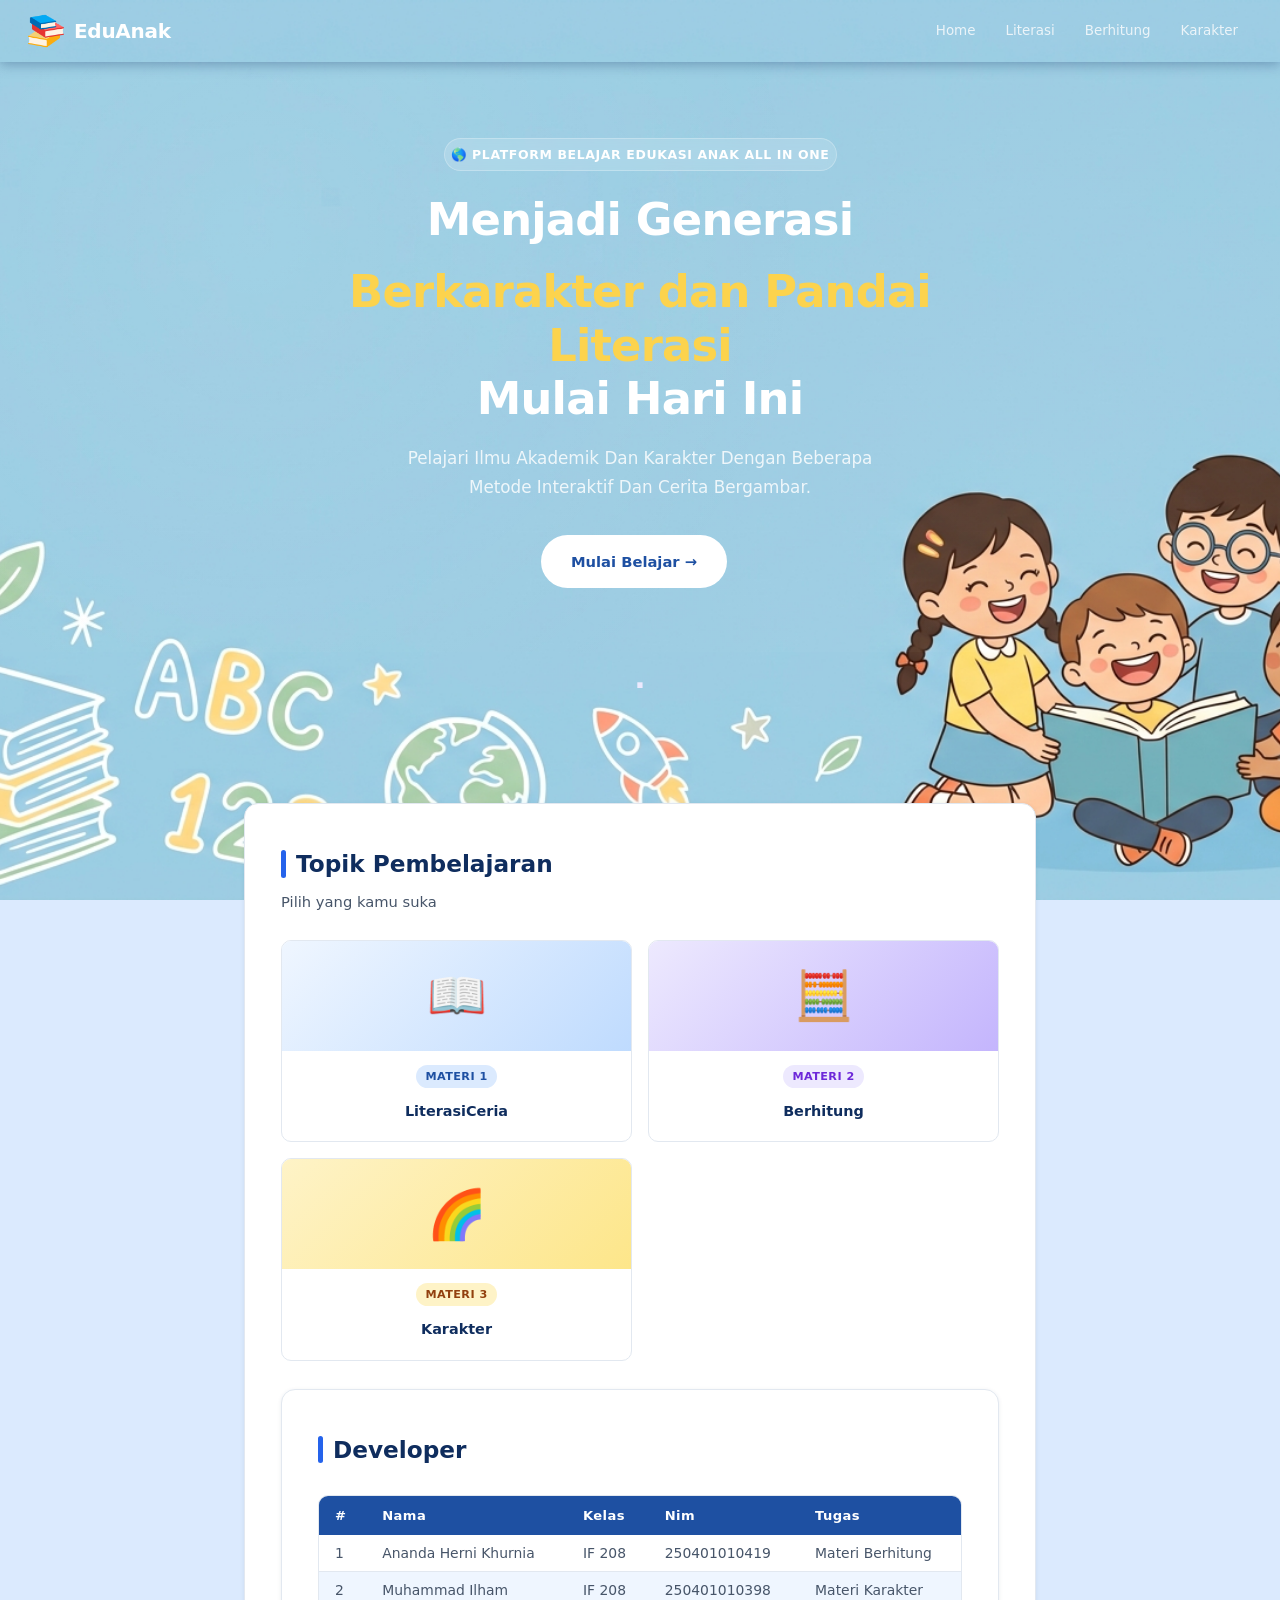
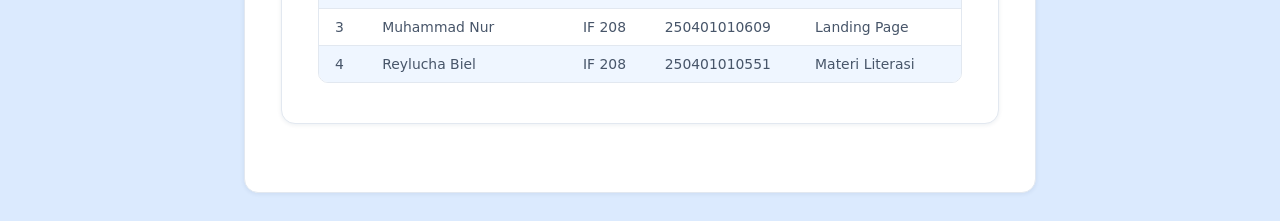
<file: index.html>
<html lang="id">
<head>
<meta charset="UTF-8" />
<meta name="viewport" content="width=device-width, initial-scale=1.0" />
<title>EduAnak — Platform Belajar Anak</title>
<link rel="stylesheet" href="style.css" />
</head>
<body>

<div class="bg-home"></div>
<nav id="navbar">
  <div  class="nav-brand">
      <div class="nav-logo"><img src="stack-of-books.png" alt="EduAnak Logo"></div>
    EduAnak
  </div>
  <ul class="nav-links" id="navlinks">
    <li><a href="#hero">Home</a></li>
    <li><a href="halaman_literasi/literasi.html">Literasi</a></li>
    <li><a href="halaman_berhitung/berhitung.html">Berhitung</a></li>
    <li><a href="pendidikan_karakter/karakter.html">Karakter</a></li>
  </ul>
  <button class="burger" aria-label="Menu">
    <span></span><span></span><span></span>
  </button>
</nav>

<div class="hero-bg">
<section id="hero">
  <div class="hero-inner" >
    <div class="hero-badge">🌎 PLATFORM BELAJAR EDUKASI ANAK ALL IN ONE</div>
    <h1>Menjadi Generasi </h1><h1>
      <em>Berkarakter dan Pandai Literasi</em><br />Mulai Hari Ini</h1>
         <p>Pelajari Ilmu Akademik Dan Karakter Dengan Beberapa Metode Interaktif Dan Cerita Bergambar.</p>
    <div class="hero-btns">
            <a href="#materi" class="btn btn-white">Mulai Belajar →</a>
            <div></div>
         </div>
  </div>
</section>
</div>
<div class="container">
<!-- ===== Pembukaan ===== -->
<div Padding="20px" style="text-align:center;margin-bottom:100px">
  <h1 style="color:#ede9fe">.</h1>
</div>
 <div class="section" id="materi">
  <div class="section-hd">
    <h2>Topik Pembelajaran</h2>
    <p>Pilih yang kamu suka</p>
  </div>
   
 <div class="topic-grid">

  <a href="halaman_literasi/literasi.html" style="text-decoration: none; color: inherit;">
    <div class="topic-card">
      <div class="tc-thumb" style="background:linear-gradient(135deg,#eff6ff,#bfdbfe)">📖</div>
      <div class="tc-body">
        <span class="chip chip-blue">Materi 1</span>
        <h3>LiterasiCeria</h3>
      </div>
    </div>
  </a>

  <a href="halaman_berhitung/berhitung.html" style="text-decoration: none; color: inherit;">
    <div class="topic-card">
      <div class="tc-thumb" style="background:linear-gradient(135deg,#ede9fe,#c4b5fd)">🧮</div>
      <div class="tc-body">
        <span class="chip chip-purple">Materi 2</span>
        <h3>Berhitung</h3>
      </div>
    </div>
  </a>

  <a href="pendidikan_karakter/karakter.html" style="text-decoration: none; color: inherit;">
    <div class="topic-card">
      <div class="tc-thumb" style="background:linear-gradient(135deg,#fef3c7,#fde68a)">🌈</div>
      <div class="tc-body">
        <span class="chip chip-orange">Materi 3</span>
        <h3>Karakter</h3>
      </div>
    </div>
  </a>

</div>

  
 
<div class="section" id="jadwal">
  <div class="section-hd">
    <h2>Developer</h2>
     </div>
  <div class="tbl-wrap">
    <table class="main-tbl">
      <thead>
        <tr>
          <th>#</th><th>Nama</th><th>Kelas</th><th>Nim</th><th>Tugas</th>
        </tr>
      </thead>
      <tbody>
        <tr><td>1</td><td>Ananda Herni Khurnia</td><td>IF 208</td><td>250401010419</td><td>Materi Berhitung</td></tr>
        <tr><td>2</td><td>Muhammad Ilham</td><td>IF 208</td><td>250401010398</td><td>Materi Karakter</td></tr>
        <tr><td>3</td><td>Muhammad Nur</td><td>IF 208</td><td>250401010609</td><td>Landing Page</td></tr>
        <tr><td>4</td><td>Reylucha Biel</td><td>IF 208</td><td>250401010551</td><td>Materi Literasi</td></tr>
      </tbody>
    </table>
  </div>

    <div class="list-wrap">
    
    </div>
   
    </div>
</div>
</body>
</html>
</file>
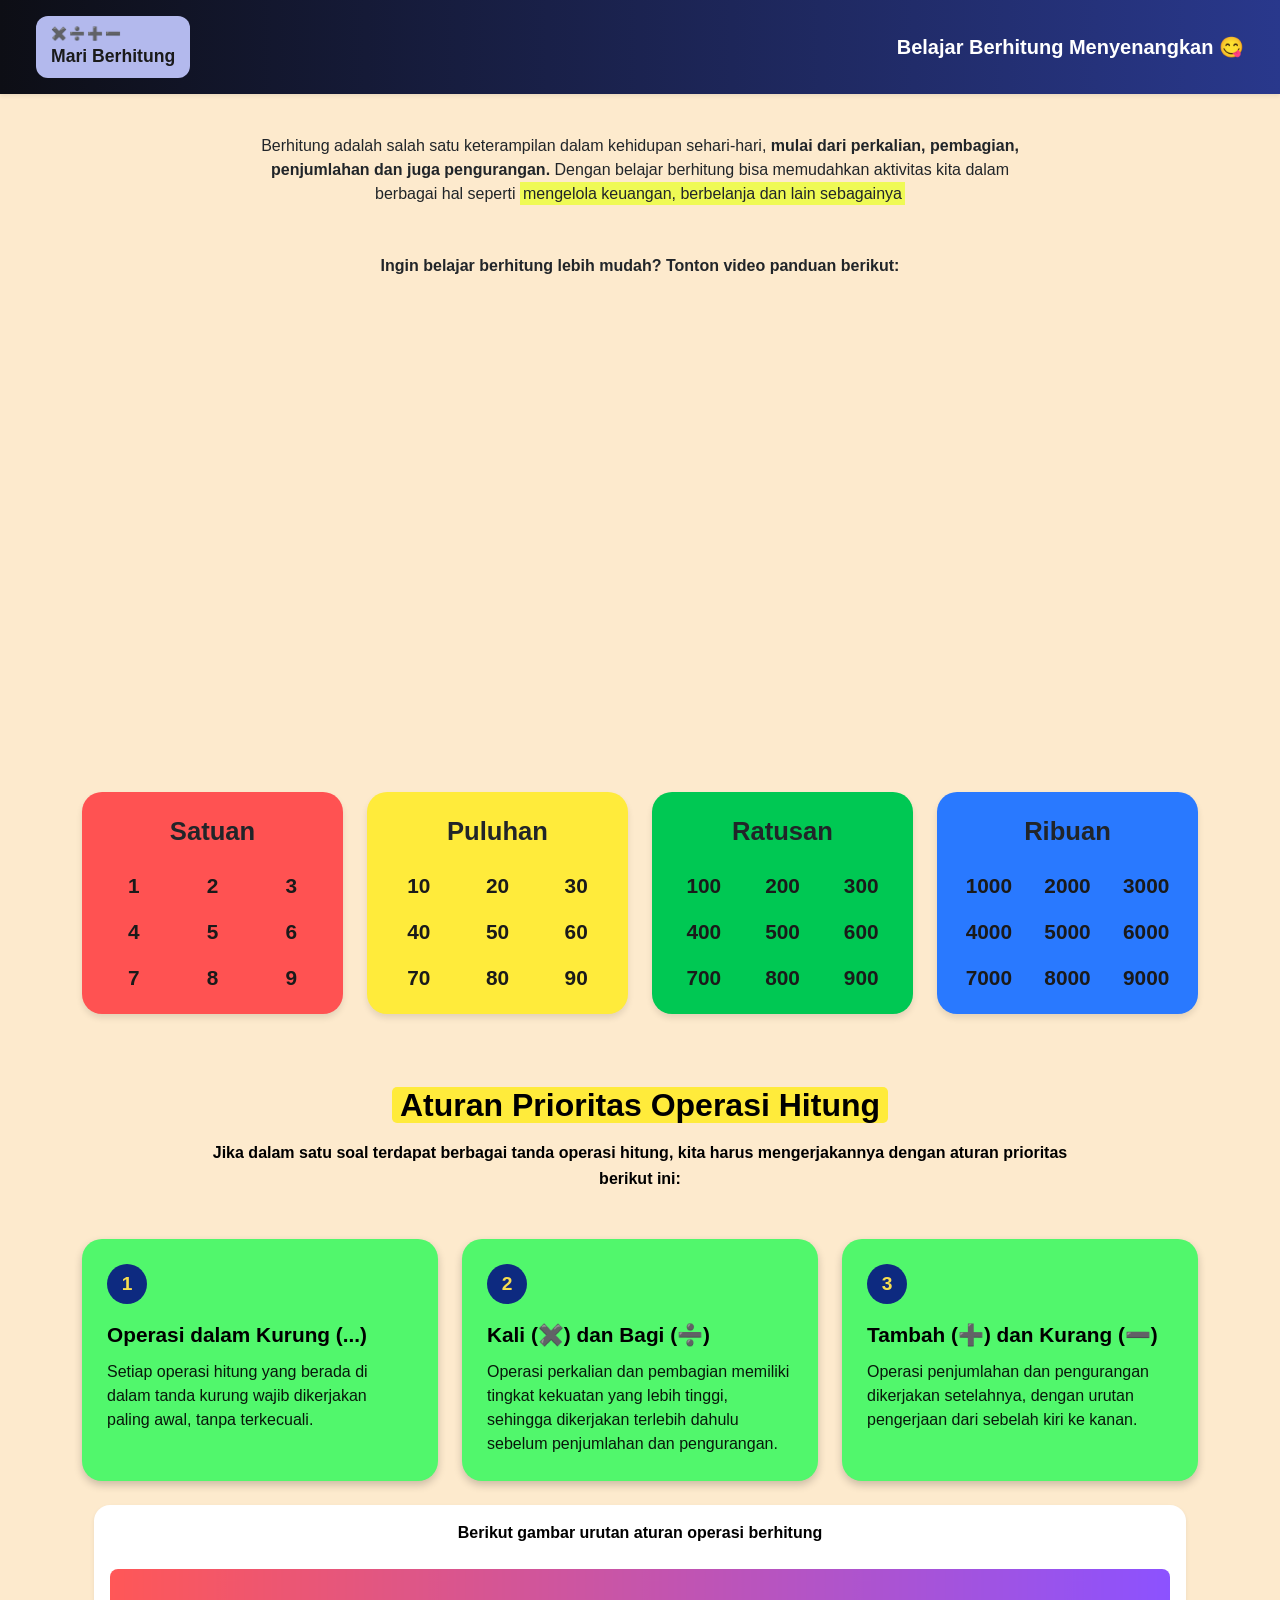
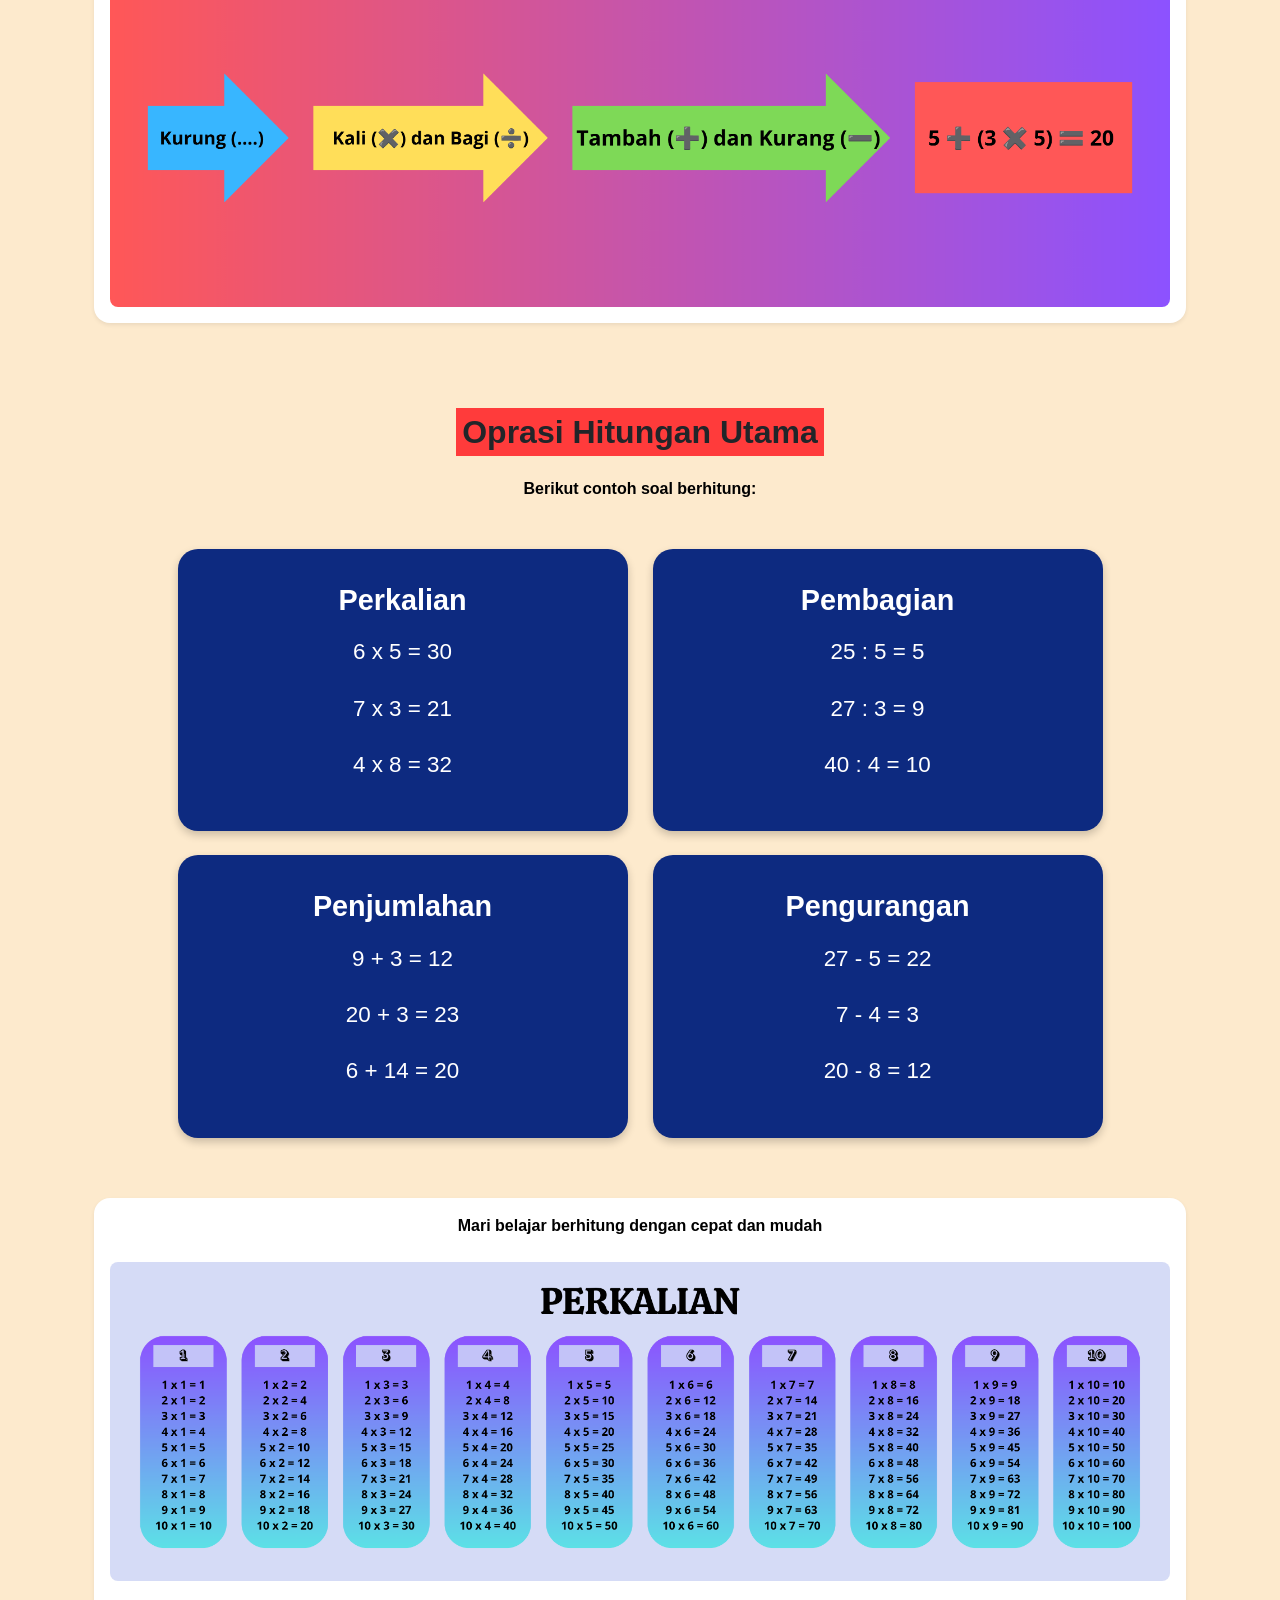
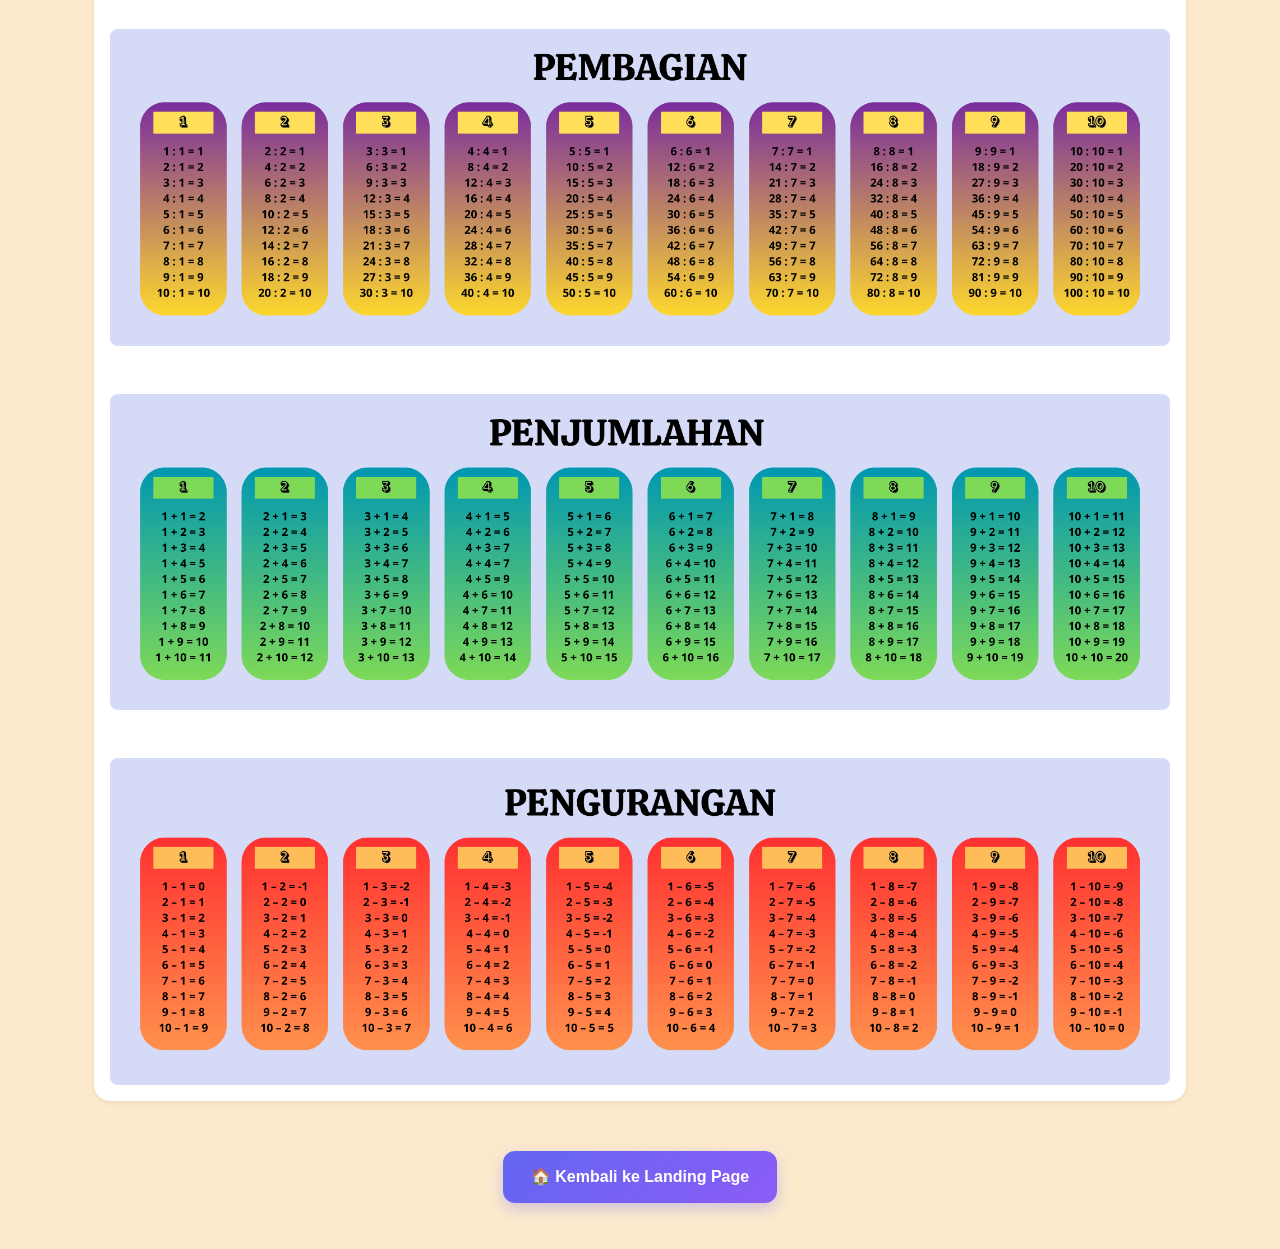
<file: halaman_berhitung/berhitung.html>
<!DOCTYPE html>
<html lang="en">

<head>
    <meta charset="UTF-8">
    <meta http-equiv="X-UA-Compatible" content="IE=edge">
    <meta name="viewport" content="width=device-width, initial-scale=1.0">

    <title>Belajar Berhitung</title>

    <!-- Bootstrap 5 -->
    <link
        href="https://cdn.jsdelivr.net/npm/bootstrap@5.3.3/dist/css/bootstrap.min.css"
        rel="stylesheet">

    <link
        rel="stylesheet"
        href="https://cdn.jsdelivr.net/npm/bootstrap-icons@1.11.3/font/bootstrap-icons.css">

    <script
        src="https://cdn.jsdelivr.net/npm/bootstrap@5.3.3/dist/js/bootstrap.bundle.min.js"
        integrity="sha384-YvpcrYf0tY3lHB60NNkmXc5s9fDVZLESaAA55NDzOxhy9GkcIdslK1eN7N6jIeHz"
        crossorigin="anonymous">
    </script>

    <link rel="stylesheet" href="stylee.css">
</head>

<body>

    <!-- =====================================================
         BAGIAN PERTAMA
    ====================================================== -->
    <section>

        <!-- Header -->
        <header class="app-header py-3 px-4 mb-4 shadow-sm">
            <div class="container-fluid d-flex justify-content-between align-items-center">

                <!-- Logo -->
                <div class="logo-box">
                    <div style="font-size: 0.8rem; letter-spacing: 2px;">
                        ✖️➗➕➖
                    </div>

                    <div style="font-size: 1.1rem;">
                        Mari Berhitung
                    </div>
                </div>

                <div class="text-white fw-semibold fs-5">
                    Belajar Berhitung Menyenangkan 😋
                </div>

            </div>
        </header>

        <!-- Konten Bagian Pertama -->
        <main class="container py-3">

            <!-- Deskripsi -->
            <div class="text-center text-dark mx-auto mb-5" style="max-width: 800px;">
                <p>
                    Berhitung adalah salah satu keterampilan dalam kehidupan sehari-hari,
                    <b>mulai dari perkalian, pembagian, penjumlahan dan juga pengurangan.</b>

                    Dengan belajar berhitung bisa memudahkan aktivitas kita dalam berbagai hal
                    seperti

                    <mark style="background-color: rgb(239, 250, 85)">
                        mengelola keuangan, berbelanja dan lain sebagainya
                    </mark>
                </p>
            </div>

            <!-- Video YouTube -->
            <div class="text-center mb-5">

                <p>
                    <b>
                        Ingin belajar berhitung lebih mudah? Tonton video panduan berikut:
                    </b>
                </p>

                <div class="ratio ratio-16x9 mx-auto" style="max-width: 800px;">
                    <iframe
                        src="https://www.youtube.com/embed/bUvaXbcqB6c"
                        title="Belajar Berhitung"
                        allow="accelerometer; autoplay; clipboard-write; encrypted-media; gyroscope; picture-in-picture; web-share"
                        allowfullscreen>
                    </iframe>
                </div>

            </div>

            <!-- Satuan, Puluhan, Ratusan, Ribuan -->
            <div class="row g-4 justify-content-center">

                <!-- Satuan -->
                <div class="col-md-6 col-lg-3">
                    <div class="number-card card-satuan">

                        <div class="card-title-custom">
                            Satuan
                        </div>

                        <div class="number-grid">
                            <span>1</span>
                            <span>2</span>
                            <span>3</span>
                            <span>4</span>
                            <span>5</span>
                            <span>6</span>
                            <span>7</span>
                            <span>8</span>
                            <span>9</span>
                        </div>

                    </div>
                </div>

                <!-- Puluhan -->
                <div class="col-md-6 col-lg-3">
                    <div class="number-card card-puluhan">

                        <div class="card-title-custom">
                            Puluhan
                        </div>

                        <div class="number-grid">
                            <span>10</span>
                            <span>20</span>
                            <span>30</span>
                            <span>40</span>
                            <span>50</span>
                            <span>60</span>
                            <span>70</span>
                            <span>80</span>
                            <span>90</span>
                        </div>

                    </div>
                </div>

                <!-- Ratusan -->
                <div class="col-md-6 col-lg-3">
                    <div class="number-card card-ratusan">

                        <div class="card-title-custom">
                            Ratusan
                        </div>

                        <div class="number-grid">
                            <span>100</span>
                            <span>200</span>
                            <span>300</span>
                            <span>400</span>
                            <span>500</span>
                            <span>600</span>
                            <span>700</span>
                            <span>800</span>
                            <span>900</span>
                        </div>

                    </div>
                </div>

                <!-- Ribuan -->
                <div class="col-md-6 col-lg-3">
                    <div class="number-card card-ribuan">

                        <div class="card-title-custom">
                            Ribuan
                        </div>

                        <div class="number-grid">
                            <span>1000</span>
                            <span>2000</span>
                            <span>3000</span>
                            <span>4000</span>
                            <span>5000</span>
                            <span>6000</span>
                            <span>7000</span>
                            <span>8000</span>
                            <span>9000</span>
                        </div>

                    </div>
                </div>

            </div>

        </main>

    </section>


    <!-- =====================================================
         BAGIAN KEDUA
    ====================================================== -->
    <section>

        <main class="container py-3">

            <!-- Aturan Prioritas Operasi Hitung -->
            <section style="margin-top: 40px; margin-bottom: 50px;">

                <h2 class="text-center fw-bold text-dark mb-3">
                    <mark
                        style="background-color: #ffeb3b; color: #000; padding: 0 8px; border-radius: 5px;">
                        Aturan Prioritas Operasi Hitung
                    </mark>
                </h2>

                <p
                    class="text-center fw-bold text-black mx-auto mb-5"
                    style="max-width: 900px; line-height: 1.6;">
                    Jika dalam satu soal terdapat berbagai tanda operasi hitung,
                    kita harus mengerjakannya dengan aturan prioritas berikut ini:
                </p>

                <!-- Aturan Prioritas -->
                <div class="row g-4 justify-content-center">

                    <!-- Prioritas 1 -->
                    <div class="col-md-6 col-lg-4">
                        <div class="card-aturan">

                            <div class="step-badge">
                                1
                            </div>

                            <div class="rule-title">
                                Operasi dalam Kurung (...)
                            </div>

                            <div class="rule-desc">
                                Setiap operasi hitung yang berada di dalam tanda kurung
                                wajib dikerjakan paling awal, tanpa terkecuali.
                            </div>

                        </div>
                    </div>

                    <!-- Prioritas 2 -->
                    <div class="col-md-6 col-lg-4">
                        <div class="card-aturan">

                            <div class="step-badge">
                                2
                            </div>

                            <div class="rule-title">
                                Kali (✖️) dan Bagi (➗)
                            </div>

                            <div class="rule-desc">
                                Operasi perkalian dan pembagian memiliki tingkat
                                kekuatan yang lebih tinggi, sehingga dikerjakan
                                terlebih dahulu sebelum penjumlahan dan pengurangan.
                            </div>

                        </div>
                    </div>

                    <!-- Prioritas 3 -->
                    <div class="col-md-6 col-lg-4">
                        <div class="card-aturan">

                            <div class="step-badge">
                                3
                            </div>

                            <div class="rule-title">
                                Tambah (➕) dan Kurang (➖)
                            </div>

                            <div class="rule-desc">
                                Operasi penjumlahan dan pengurangan dikerjakan
                                setelahnya, dengan urutan pengerjaan dari sebelah
                                kiri ke kanan.
                            </div>

                        </div>
                    </div>

                </div>

                <!-- Gambar Aturan Operasi -->
                <div class="container text-center my-4">

                    <div class="card shadow-sm p-3 border-0 bg-white rounded-4">

                        <p class="text-center fw-bold text-black mb-4">
                            Berikut gambar urutan aturan operasi berhitung
                        </p>

                        <img
                            src="operasi_berhitung.png"
                            alt="Aturan Operasi Berhitung"
                            class="img-fluid rounded-3">

                    </div>

                </div>

            </section>


            <!-- =====================================================
                 BAGIAN KETIGA
            ====================================================== -->

            <!-- Operasi Hitungan Utama -->
            <section style="margin-top: 90px; margin-bottom: 60px;">

                <h2 class="text-center fw-bold text-white mb-4">
                    <mark style="background-color: #ff3b3b;">
                        Oprasi Hitungan Utama
                    </mark>
                </h2>

                <p
                    class="text-center fw-bold text-black mx-auto mb-5"
                    style="max-width: 1200px; line-height: 1.6;">
                    Berikut contoh soal berhitung:
                </p>

                <!-- Perkalian & Pembagian -->
                <div class="row g-4 justify-content-center mb-4">

                    <!-- Perkalian -->
                    <div class="col-md-6 col-lg-5">
                        <div class="card-operasi text-center">

                            <div class="op-title">
                                Perkalian
                            </div>

                            <div
                                class="op-value"
                                style="font-size: 1.4rem; line-height: 1.8;">

                                <p>6 x 5 = 30</p>
                                <p>7 x 3 = 21</p>
                                <p>4 x 8 = 32</p>

                            </div>

                        </div>
                    </div>

                    <!-- Pembagian -->
                    <div class="col-md-6 col-lg-5">
                        <div class="card-operasi text-center">

                            <div class="op-title">
                                Pembagian
                            </div>

                            <div
                                class="op-value"
                                style="font-size: 1.4rem; line-height: 1.8;">

                                <p>25 : 5 = 5</p>
                                <p>27 : 3 = 9</p>
                                <p>40 : 4 = 10</p>

                            </div>

                        </div>
                    </div>

                </div>


                <!-- Penjumlahan & Pengurangan -->
                <div class="row g-4 justify-content-center">

                    <!-- Penjumlahan -->
                    <div class="col-md-6 col-lg-5">
                        <div class="card-operasi text-center">

                            <div class="op-title">
                                Penjumlahan
                            </div>

                            <div
                                class="op-value"
                                style="font-size: 1.4rem; line-height: 1.8;">

                                <p>9 + 3 = 12</p>
                                <p>20 + 3 = 23</p>
                                <p>6 + 14 = 20</p>

                            </div>

                        </div>
                    </div>

                    <!-- Pengurangan -->
                    <div class="col-md-6 col-lg-5">
                        <div class="card-operasi text-center">

                            <div class="op-title">
                                Pengurangan
                            </div>

                            <div
                                class="op-value"
                                style="font-size: 1.4rem; line-height: 1.8;">

                                <p>27 - 5 = 22</p>
                                <p>7 - 4 = 3</p>
                                <p>20 - 8 = 12</p>

                            </div>

                        </div>
                    </div>

                </div>

            </section>


            <!-- =====================================================
                 GAMBAR OPERASI HITUNG
            ====================================================== -->
            <section>

                <div class="container text-center my-4">

                    <div class="card shadow-sm p-3 border-0 bg-white rounded-4">

                        <p class="text-center fw-bold text-black mb-4">
                            Mari belajar berhitung dengan cepat dan mudah
                        </p>

                        <img
                            src="perkalian.png"
                            alt="Perkalian"
                            class="img-fluid rounded-3">

                        <div class="container text-center my-4"></div>

                        <img
                            src="pembagian.png"
                            alt="Pembagian"
                            class="img-fluid rounded-3">

                        <div class="container text-center my-4"></div>

                        <img
                            src="penjumlahan.png"
                            alt="Penjumlahan"
                            class="img-fluid rounded-3">

                        <div class="container text-center my-4"></div>

                        <img
                            src="pengurangan.png"
                            alt="Pengurangan"
                            class="img-fluid rounded-3">

                    </div>

                </div>

            </section>


            <!-- =====================================================
                 TOMBOL KEMBALI
            ====================================================== -->
            <div
                style="
                    text-align: center;
                    margin: 50px 20px 30px;
                ">

                <a
                    href="../index.html"
                    style="
                        display: inline-block;
                        padding: 14px 28px;
                        background: linear-gradient(135deg, #6366f1, #8b5cf6);
                        color: white;
                        text-decoration: none;
                        font-size: 16px;
                        font-weight: bold;
                        border-radius: 12px;
                        box-shadow: 0 6px 15px rgba(99, 102, 241, 0.3);
                        transition: transform 0.2s, box-shadow 0.2s;
                    "
                    onmouseover="this.style.transform='translateY(-3px)'"
                    onmouseout="this.style.transform='translateY(0)'">

                    🏠 Kembali ke Landing Page

                </a>

            </div>

        </main>

    </section>

</body>

</html>
</file>
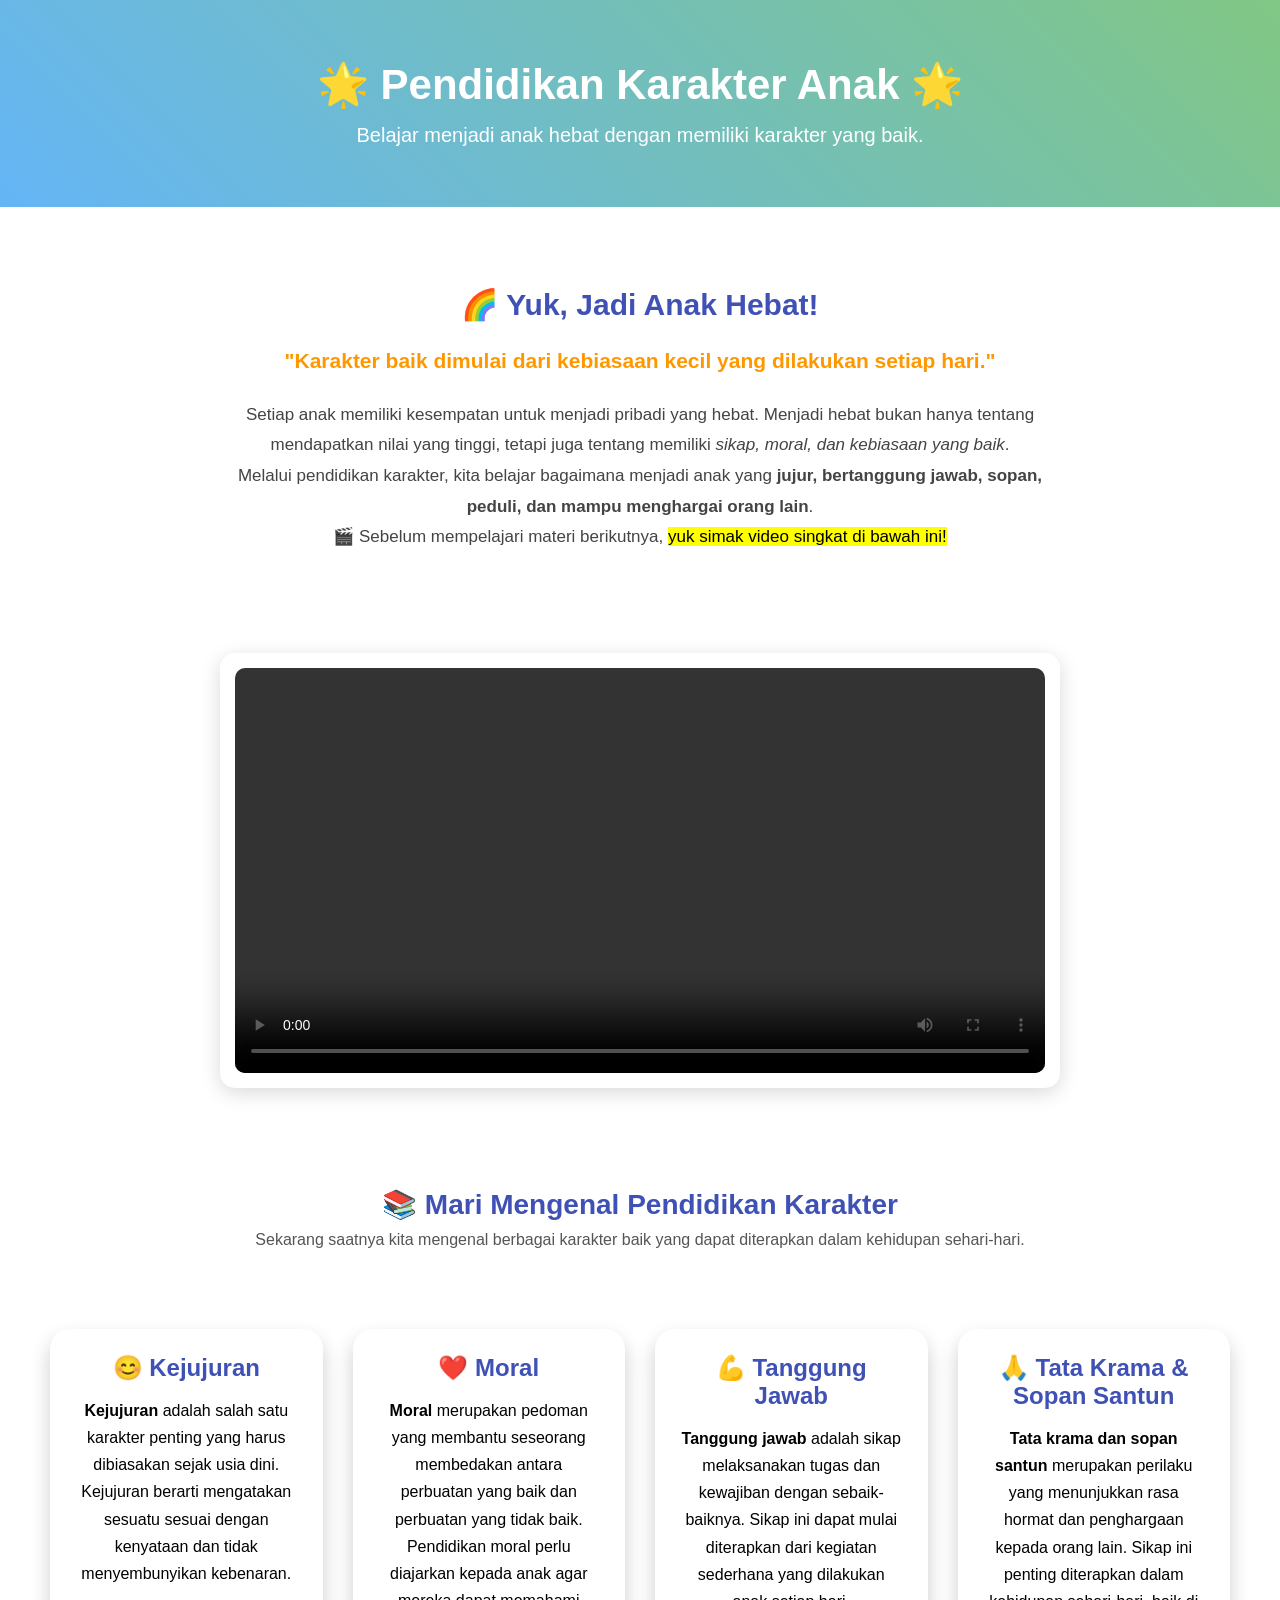
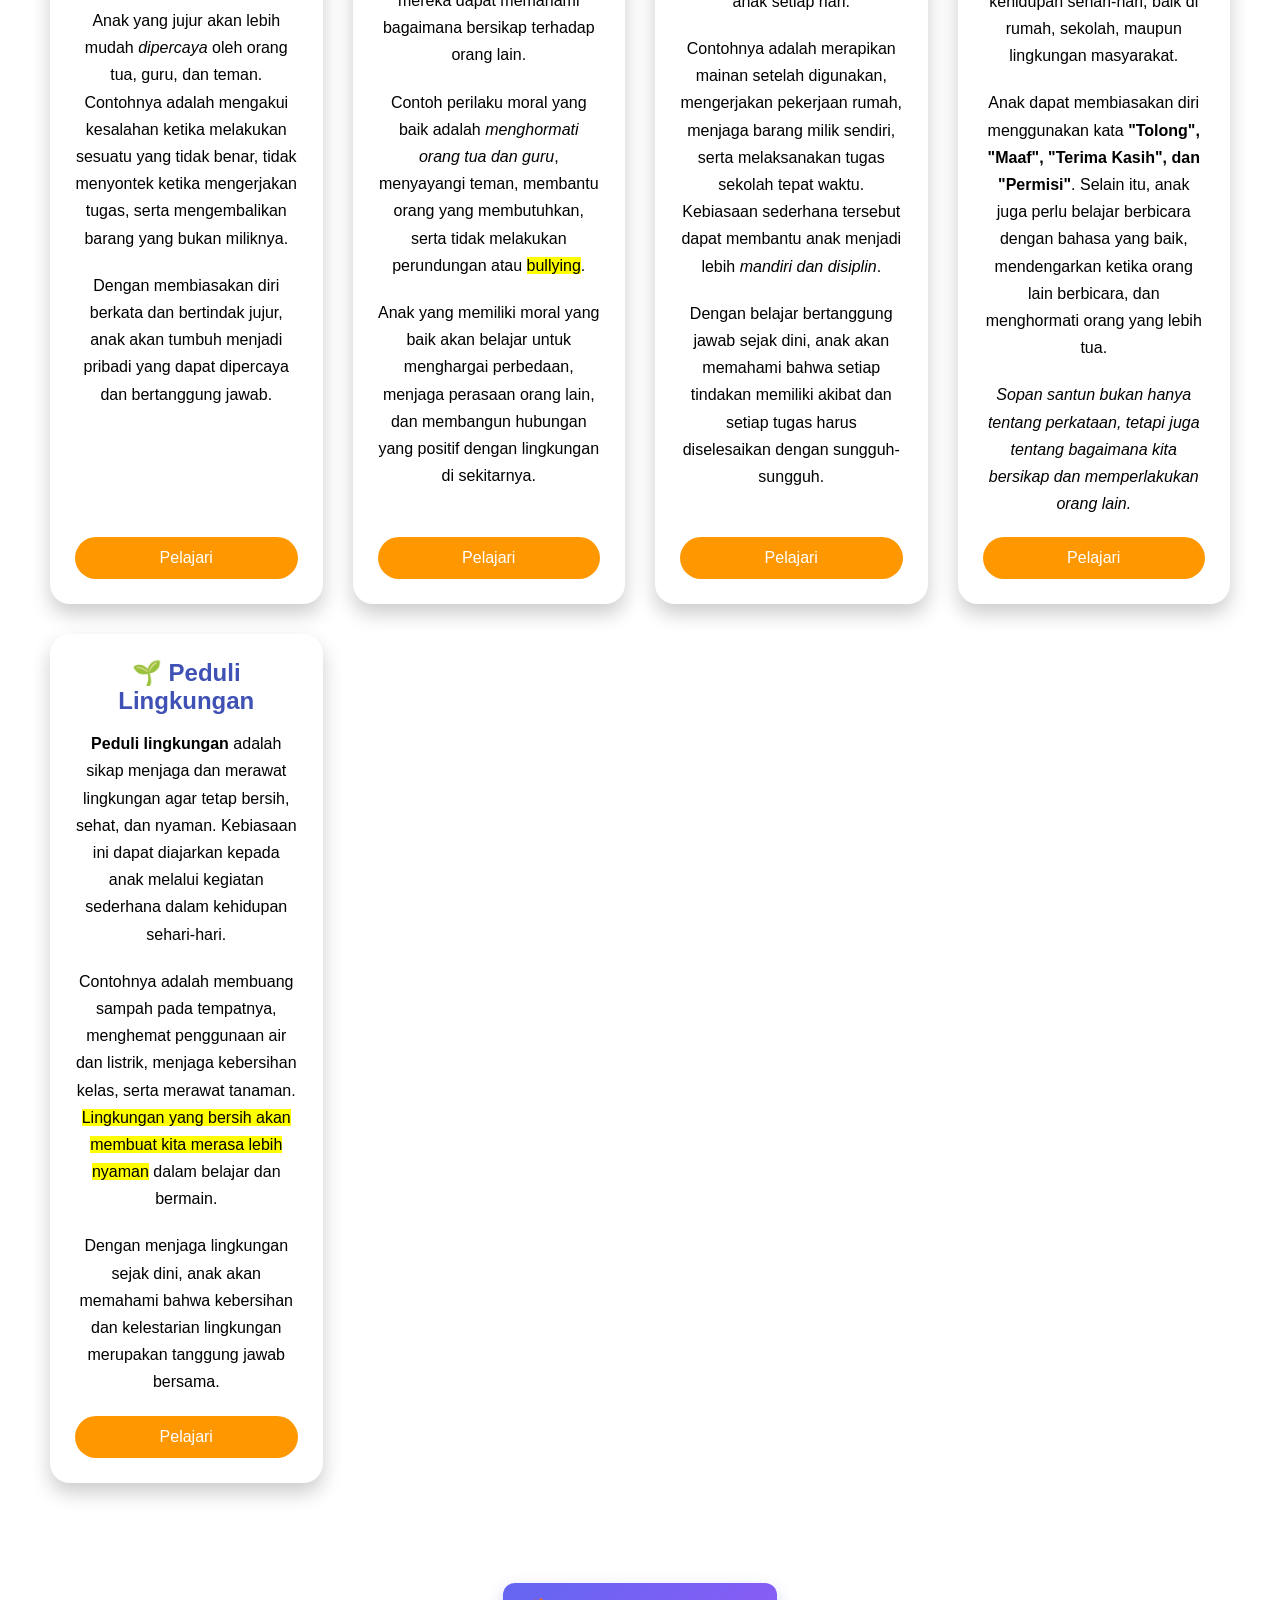
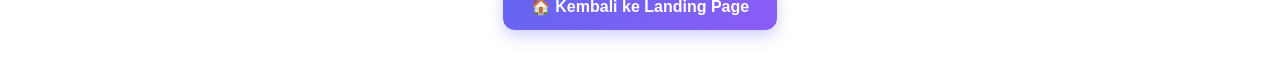
<file: pendidikan_karakter/karakter.html>
<!DOCTYPE html>
<html lang="id">
<head>
    <meta charset="UTF-8">
    <meta name="viewport" content="width=device-width, initial-scale=1.0">
    <title>Halaman Karakter</title>

    <link rel="stylesheet" href="karakter.css">
</head>
<body>

<!-- Hero -->
<header class="hero">

    <h1>🌟 Pendidikan Karakter Anak 🌟</h1>

    <p>
        Belajar menjadi anak hebat dengan memiliki karakter yang baik.
    </p>

</header>

<!-- Pengantar --> 
 <section class="intro"> 

    <h2>🌈 Yuk, Jadi Anak Hebat!</h2> 

    <p class="quote"> <strong>"Karakter baik dimulai dari kebiasaan kecil yang dilakukan setiap hari."</strong> </p>

    <p> Setiap anak memiliki kesempatan untuk menjadi pribadi yang hebat. Menjadi hebat bukan hanya tentang mendapatkan nilai yang tinggi, tetapi juga tentang memiliki <em>sikap, moral, dan kebiasaan yang baik</em>. </p>

    <p> Melalui pendidikan karakter, kita belajar bagaimana menjadi anak yang <strong>jujur, bertanggung jawab, sopan, peduli, dan mampu menghargai orang lain</strong>. </p> <p> 🎬 Sebelum mempelajari materi berikutnya, <mark>yuk simak video singkat di bawah ini!</mark> </p> 

</section>

<!-- Video Pendidikan Karakter -->
<section class="video-section">

    <div class="video-container">
        <video controls width="100%">
            <source src="pendidikan_karakter.mp4" type="video/mp4">
            Browser Anda tidak mendukung pemutaran video.
        </video>
    </div>

</section>

<!-- Judul Materi --> 
<section class="materi-title"> 
 
    <h2>📚 Mari Mengenal Pendidikan Karakter</h2> 
    <p> Sekarang saatnya kita mengenal berbagai karakter baik yang dapat diterapkan dalam kehidupan sehari-hari. </p> 

</section>

<!-- Card -->
<section class="container">

<div class="card">

<h2>😊 Kejujuran</h2>

<p> <strong>Kejujuran</strong> adalah salah satu karakter penting yang harus dibiasakan sejak usia dini. Kejujuran berarti mengatakan sesuatu sesuai dengan kenyataan dan tidak menyembunyikan kebenaran. </p>

<p> Anak yang jujur akan lebih mudah <em>dipercaya</em> oleh orang tua, guru, dan teman. Contohnya adalah mengakui kesalahan ketika melakukan sesuatu yang tidak benar, tidak menyontek ketika mengerjakan tugas, serta mengembalikan barang yang bukan miliknya. </p>

<p> Dengan membiasakan diri berkata dan bertindak jujur, anak akan tumbuh menjadi pribadi yang dapat dipercaya dan bertanggung jawab. </p>

<button onclick="pesan('Kejujuran adalah awal dari semua kebaikan.')">
Pelajari
</button>

</div>

<div class="card">
    
<h2>❤️ Moral</h2>
<p> <strong>Moral</strong> merupakan pedoman yang membantu seseorang membedakan antara perbuatan yang baik dan perbuatan yang tidak baik. Pendidikan moral perlu diajarkan kepada anak agar mereka dapat memahami bagaimana bersikap terhadap orang lain. </p>

<p> Contoh perilaku moral yang baik adalah <em>menghormati orang tua dan guru</em>, menyayangi teman, membantu orang yang membutuhkan, serta tidak melakukan perundungan atau <mark>bullying</mark>. </p>

<p> Anak yang memiliki moral yang baik akan belajar untuk menghargai perbedaan, menjaga perasaan orang lain, dan membangun hubungan yang positif dengan lingkungan di sekitarnya. </p>

<button onclick="pesan('Anak yang bermoral akan disenangi banyak orang.')">
Pelajari
</button>

</div>

<div class="card">
<h2>💪 Tanggung Jawab</h2>

<p> <strong>Tanggung jawab</strong> adalah sikap melaksanakan tugas dan kewajiban dengan sebaik-baiknya. Sikap ini dapat mulai diterapkan dari kegiatan sederhana yang dilakukan anak setiap hari. </p>

<p> Contohnya adalah merapikan mainan setelah digunakan, mengerjakan pekerjaan rumah, menjaga barang milik sendiri, serta melaksanakan tugas sekolah tepat waktu. Kebiasaan sederhana tersebut dapat membantu anak menjadi lebih <em>mandiri dan disiplin</em>. </p>

<p> Dengan belajar bertanggung jawab sejak dini, anak akan memahami bahwa setiap tindakan memiliki akibat dan setiap tugas harus diselesaikan dengan sungguh-sungguh. </p>

<button onclick="pesan('Tanggung jawab membuat kita menjadi pribadi yang mandiri.')">
Pelajari
</button>

</div>

<div class="card">
<h2>🙏 Tata Krama & Sopan Santun</h2>

<p> <strong>Tata krama dan sopan santun</strong> merupakan perilaku yang menunjukkan rasa hormat dan penghargaan kepada orang lain. Sikap ini penting diterapkan dalam kehidupan sehari-hari, baik di rumah, sekolah, maupun lingkungan masyarakat. </p>

<p> Anak dapat membiasakan diri menggunakan kata <strong>"Tolong", "Maaf", "Terima Kasih", dan "Permisi"</strong>. Selain itu, anak juga perlu belajar berbicara dengan bahasa yang baik, mendengarkan ketika orang lain berbicara, dan menghormati orang yang lebih tua. </p>

<p> <em>Sopan santun bukan hanya tentang perkataan, tetapi juga tentang bagaimana kita bersikap dan memperlakukan orang lain.</em> </p>

<button onclick="pesan('Sopan santun membuat kita dihormati orang lain.')">
Pelajari
</button>

</div>

<div class="card">
<h2>🌱 Peduli Lingkungan</h2>

<p> <strong>Peduli lingkungan</strong> adalah sikap menjaga dan merawat lingkungan agar tetap bersih, sehat, dan nyaman. Kebiasaan ini dapat diajarkan kepada anak melalui kegiatan sederhana dalam kehidupan sehari-hari. </p>

<p> Contohnya adalah membuang sampah pada tempatnya, menghemat penggunaan air dan listrik, menjaga kebersihan kelas, serta merawat tanaman. <mark>Lingkungan yang bersih akan membuat kita merasa lebih nyaman</mark> dalam belajar dan bermain. </p>

<p> Dengan menjaga lingkungan sejak dini, anak akan memahami bahwa kebersihan dan kelestarian lingkungan merupakan tanggung jawab bersama. </p>

<button onclick="pesan('Bumi menjadi indah jika kita menjaganya bersama.')">
Pelajari
</button>

</div>

</section>

<!-- Popup -->

<div id="popup" class="popup">

<div class="popup-content">

<h2>Pesan Karakter</h2>

<p id="isiPesan"></p>

<button onclick="tutupPopup()">
Tutup
</button>

</div>

</div>

<div style="
    text-align: center;
    margin: 50px 20px 30px;
">
    <a href="../index.html" style="
        display: inline-block;
        padding: 14px 28px;
        background: linear-gradient(135deg, #6366f1, #8b5cf6);
        color: white;
        text-decoration: none;
        font-size: 16px;
        font-weight: bold;
        border-radius: 12px;
        box-shadow: 0 6px 15px rgba(99, 102, 241, 0.3);
        transition: transform 0.2s, box-shadow 0.2s;
    "
    onmouseover="this.style.transform='translateY(-3px)'"
    onmouseout="this.style.transform='translateY(0)'">
        🏠 Kembali ke Landing Page
    </a>
</div>
    
<script src="karakter.js"></script>

</body>
</html>
</file>
<file: style.css>
/* ===== ROOT & RESET ===== */
*, *::before, *::after { box-sizing: border-box; margin: 0; padding: 0; }
:root {
  --blue-900: #0f2d5e;
  --blue-800: #1a3d7c;
  --blue-700: #1e50a2;
  --blue-600: #2563eb;
  --blue-500: #3b82f6;
  --blue-400: #60a5fa;
  --blue-200: #bfdbfe;
  --blue-100: #dbeafe;
  --blue-50:  #eff6ff;
  --white:    #ffffff;
  --off-white:#f8fafd;
  --gray-100: #f1f5f9;
  --gray-200: #e2e8f0;
  --gray-400: #94a3b8;
  --gray-600: #475569;
  --gray-800: #1e293b;
  --success:  #15803d;
  --success-bg:#dcfce7;
  --danger:   #b91c1c;
  --danger-bg:#fee2e2;
  --warn:     #92400e;
  --warn-bg:  #fef3c7;
  --radius:   10px;
  --radius-sm:6px;
  --font: -apple-system,"Segoe UI",system-ui,Arial,sans-serif;
  --mono: "Cascadia Code","Fira Code","Courier New",monospace;
  --shadow-sm: 0 1px 4px rgba(15,45,94,.08);
  --shadow:    0 4px 16px rgba(15,45,94,.12);
}
html { scroll-behavior: smooth; }
body {
  font-family: var(--font);
  font-size: 15px;
  line-height: 1.7;
  color: var(--gray-800);
  background: var(--blue-100);
}
a { color: var(--blue-600); text-decoration: none; }
a:hover { text-decoration: underline; }
img { max-width: 100%; display: block; }

/* ===== NAVBAR ===== */
#navbar {
  position: sticky; top: 0; z-index: 300;
  background: transparent;
  display: flex; align-items: center; justify-content: space-between;
  padding: 0 28px; height: 62px;
  box-shadow: 0 2px 12px rgba(15,45,94,.35);
  transition: background .3s, box-shadow .3s;
}
#navbar .scrolled { background: var(--gray-100); transition: background .3s; }
#navbar .scrolled a { color: var(--blue-600); }
.bg-home { background-image: url('Gemini_BGS.png'); background-size: cover; background-position: center; position: absolute; inset: 0; z-index: -1; }
.nav-brand {
  display: flex; align-items: center; gap: 10px;
  font-size: 1.25rem; font-weight: 800; color: var(--white);
  letter-spacing: -0.3px; text-decoration: none;
}
.nav-logo {
  width: 36px; height: 36px; 
  display: flex; align-items: center; justify-content: center;
  font-size: 1.1rem; font-weight: 900; color: #fff;
  }
.nav-brand em { color: #fcd34d; font-style: normal; }
.nav-links { display: flex; list-style: none; gap: 2px; }
.nav-links a {
  display: block; padding: 6px 14px;
  font-size: 0.84rem; font-weight: 500; color: rgba(255, 254, 254, 0.8);
  border-radius: 99px; transition: background .15s, color .15s;
}
.nav-links a:hover { background: rgba(255,255,255,.12); color: #fff; text-decoration: none; }
.nav-links a.active { background: rgba(255,255,255,.18); color: #fff; }
.nav-cta {
  background: var(--blue-500) !important; color: #fff !important;
  font-weight: 700 !important;
}
.nav-cta:hover { background: var(--blue-400) !important; }
.burger { display: none; flex-direction: column; gap: 5px; background: none; border: none; cursor: pointer; padding: 6px; }
.burger span { display: block; width: 22px; height: 2px; background: #fff; border-radius: 2px; transition: all .3s; }

/* ===== HERO ===== */
#hero {
  background: transparent;
  padding: 76px 24px 64px;
  text-align: center; position: relative; overflow: hidden;
  }
#hero::before {
  content: '';
  position: absolute; inset: 0;
  background-image:
    radial-gradient(circle at 20% 30%, rgba(255,255,255,.06) 0%, transparent 50%),
    radial-gradient(circle at 80% 70%, rgba(255,255,255,.04) 0%, transparent 50%);
}

.hero-inner { position: relative; z-index: 1;padding: 0px 12px; max-width: 720px; margin: 0 auto; }
.hero-badge {
  display: inline-flex; align-items: center; gap: 6px;
  background: rgba(255,255,255,.15); border: 1px solid rgba(255,255,255,.25);
  border-radius: 99px; padding: 5px 6px;
  font-size: 0.78rem; font-weight: 600; color: #fff;
  letter-spacing: 0.05em; margin-bottom: 22px;
  backdrop-filter: blur(6px);
}
#hero h1 {
  font-size: 2.8rem; font-weight: 900; color: #fff;
  max-width: 700px; margin: 0 auto 18px;
  letter-spacing: -0.8px; line-height: 1.2;
}
#hero h1 em { color: #fcd34d; font-style: normal; }
#hero p {
  color: rgba(255,255,255,.82); max-width: 520px;
  margin: 0 auto 34px; font-size: 1.05rem;
}
.hero-btns { display: flex; gap: 12px; justify-content: center; flex-wrap: wrap; }
.btn {
  display: inline-block; padding: 12px 28px; border-radius: 99px;
  font-size: 0.92rem; font-weight: 700; cursor: pointer;
  border: 2px solid transparent; transition: all .2s;
  font-family: var(--font); text-decoration: none;
}



.btn:hover { text-decoration: none; }
.btn-white   { background: #fff; color: var(--blue-700); }
.btn-white:hover { background: var(--blue-100); }
.btn-blue    { background: var(--blue-600); color: #fff; }
.btn-blue:hover { background: var(--blue-700); }
.btn-outline { background: transparent; color: var(--blue-600); border-color: var(--blue-600); }
.btn-outline:hover { background: var(--blue-600); color: #fff; }
.btn-sm { padding: 8px 20px; font-size: 0.82rem; }
.btn-success { background: var(--success); color: #fff; border-color: var(--success); }


/* ===== STATS ===== */
.stats-strip {
  display: grid; grid-template-columns: repeat(4,1fr);
  background: var(--white); border-bottom: 1px solid var(--gray-200);
  box-shadow: var(--shadow-sm);
}
.stat { padding: 22px 16px; text-align: center; border-right: 1px solid var(--gray-200); }
.stat:last-child { border-right: none; }
.stat-n { font-size: 1.9rem; font-weight: 900; color: var(--blue-600); line-height: 1; }
.stat-l { font-size: 0.79rem; color: var(--gray-600); margin-top: 3px; }

/* ===== LAYOUT ===== */
.container { max-width: 840px; margin: 0 auto; padding: 0 24px; }
.section {
  background: var(--white); margin: 28px 0;
  border-radius: 14px; border: 1px solid var(--gray-200);
  padding: 40px 36px; box-shadow: var(--shadow-sm);
}
.section-hd { margin-bottom: 26px; } 
.section-hd h2 {
  font-size: 1.45rem; font-weight: 800;
  display: flex; align-items: center; gap: 10px; color: var(--blue-900);
}
.section-hd h2::before {
  content: ''; display: inline-block; width: 5px; height: 1.2em;
  background: var(--blue-600); border-radius: 3px; flex-shrink: 0;
}
.section-hd p { color: var(--gray-600); font-size: 0.92rem; margin-top: 5px; margin-bottom: 0; }

/* ===== TYPOGRAPHY DEMO ===== */
.hbox {
  background: var(--blue-50); border: 1px solid var(--blue-100);
  border-radius: var(--radius); padding: 22px 24px; margin-top: 16px;
}
.hbox h1 { font-size: 2rem; color: var(--blue-900); margin-bottom: 4px; }
.hbox h2 { font-size: 1.6rem; color: var(--blue-800); margin-bottom: 4px; }
.hbox h3 { font-size: 1.3rem; color: var(--blue-700); margin-bottom: 4px; }
.hbox h4 { font-size: 1.05rem; color: var(--blue-600); margin-bottom: 4px; }
.hbox h5 { font-size: 0.9rem; color: var(--blue-600); margin-bottom: 4px; }
.hbox h6 { font-size: 0.78rem; color: var(--gray-600); margin-bottom: 0; }
.hbox hr { border: none; border-top: 1px solid var(--blue-200); margin: 14px 0; }
.fmt-grid {
  display: grid; grid-template-columns: repeat(auto-fill, minmax(160px,1fr));
  gap: 8px; margin-top: 10px;
}
.fmt-item {
  background: var(--white); border: 1px solid var(--gray-200);
  border-radius: var(--radius-sm); padding: 8px 12px;
  font-size: 0.84rem; display: flex; flex-direction: column; gap: 3px;
}
.fmt-item .tag { font-size: 0.68rem; color: var(--gray-400); font-family: var(--mono); }
.blockquote-demo {
  border-left: 4px solid var(--blue-500); padding: 12px 18px;
  background: var(--blue-50); border-radius: 0 var(--radius-sm) var(--radius-sm) 0;
  font-size: 0.9rem; color: var(--blue-800); margin-top: 14px;
}
.code-block {
  background: #0f172a; color: #e2e8f0; padding: 16px 18px;
  border-radius: var(--radius); font-family: var(--mono);
  font-size: 0.82rem; line-height: 1.7; overflow-x: auto;
  margin-top: 14px; border: 1px solid rgba(255,255,255,.06);
}

/* ===== TOPIC CARDS ===== */
.topic-grid { display: grid; grid-template-columns: repeat(auto-fill, minmax(230px,1fr)); gap: 16px; position: relative; }
.topic-card {
  border: 1.5px solid var(--gray-200); border-radius: var(--radius);
  overflow: hidden; background: var(--white);
  transition: border-color .2s, transform .2s, box-shadow .2s; cursor: pointer;
}
.topic-card:hover { border-color: var(--blue-500); transform: translateY(-3px); box-shadow: var(--shadow); }
.tc-thumb {
  height: 110px; display: flex; align-items: center; justify-content: center;
  font-size: 3rem;
}
.tc-body { padding: 14px 16px; align-items: center; display: flex; flex-direction: column; gap: 4px; }
.tc-foot {
  padding: 9px 16px; align-items: center; display: flex; justify-content: space-between;}

.chip {
  display: inline-block; font-size: 0.7rem; font-weight: 700;
  padding: 2px 9px; border-radius: 99px; margin-bottom: 7px;
  letter-spacing: .04em; text-transform: uppercase;
}
.chip-blue   { background: var(--blue-100); color: var(--blue-700); }
.chip-purple { background: #ede9fe; color: #6d28d9; }
.chip-green  { background: var(--success-bg); color: var(--success); }
.chip-orange { background: var(--warn-bg); color: var(--warn); }
.chip-red    { background: var(--danger-bg); color: var(--danger); }
.tc-body h3 { font-size: 0.9rem; font-weight: 700; margin-bottom: 4px; color: var(--blue-900); }
.tc-body p  { font-size: 0.8rem; color: var(--gray-600); margin: 0; }
.tc-foot {
  padding: 9px 16px; border-top: 1px solid var(--gray-200);
  display: flex; justify-content: space-between; align-items: center;
}
.tc-foot span { font-size: 0.76rem; color: var(--gray-600); }
.prog-bar-wrap { height: 5px; background: var(--gray-200); border-radius: 99px; overflow: hidden; margin: 3px 0; width: 80px; }
.prog-bar-fill { height: 100%; background: var(--blue-500); border-radius: 99px; }

/* ===== LINKS ===== */
.link-grid { display: flex; flex-wrap: wrap; gap: 10px 20px; align-items: center; }
.link-grid a { font-size: 0.88rem; }
.lk-int  { color: var(--blue-600); }
.lk-ext  { color: #7c3aed; }
.lk-mail { color: var(--warn); }
.lk-tel  { color: var(--success); }
.lk-btn  {
  display: inline-block; padding: 7px 18px; border-radius: 99px;
  background: var(--blue-600); color: #fff !important; font-weight: 700;
  font-size: 0.82rem; text-decoration: none !important;
}
.lk-btn:hover { background: var(--blue-700) !important; }
.lk-dl {
  display: inline-block; padding: 7px 14px; border-radius: var(--radius-sm);
  border: 1.5px solid var(--gray-200); background: var(--gray-100);
  color: var(--gray-800) !important; font-size: 0.82rem; text-decoration: none !important;
}

/* ===== IMAGE GALLERY ===== */
.img-gallery { display: grid; grid-template-columns: repeat(3,1fr); gap: 14px; }
.img-fig { margin: 0; }
.img-thumb {
  height: 120px; border-radius: var(--radius-sm);
  display: flex; align-items: center; justify-content: center;
  font-size: 3rem; border: 1px solid var(--gray-200);
}
figcaption { font-size: 0.75rem; color: var(--gray-600); text-align: center; margin-top: 6px; }
.img-attr-box {
  background: var(--blue-50); border: 1px solid var(--blue-100);
  border-radius: var(--radius); padding: 14px 18px; margin-top: 18px;
}
.img-attr-box p { font-size: 0.82rem; font-weight: 700; color: var(--blue-800); margin-bottom: 8px; }
.attr-row { display: flex; gap: 0; flex-wrap: wrap; }
.attr-item {
  flex: 1; min-width: 160px; padding: 8px 12px;
  border-right: 1px solid var(--blue-200); font-size: 0.8rem;
}
.attr-item:last-child { border-right: none; }
.attr-item strong { display: block; color: var(--blue-700); font-family: var(--mono); font-size: 0.78rem; }
.attr-item span { color: var(--gray-600); }

/* ===== TABLE ===== */
.tbl-wrap { border: 1px solid var(--gray-200); border-radius: var(--radius); overflow: hidden; overflow-x: auto; }
table.main-tbl { width: 100%; border-collapse: collapse; font-size: 0.87rem; }
table.main-tbl thead { background: var(--blue-700); }
table.main-tbl th { padding: 12px 16px; text-align: left; font-weight: 700; color: #fff; font-size: 0.82rem; letter-spacing: .03em; }
table.main-tbl td { padding: 10px 16px; border-bottom: 1px solid var(--gray-200); color: var(--gray-600); }
table.main-tbl tbody tr:last-child td { border-bottom: none; }
table.main-tbl tbody tr:nth-child(even) { background: var(--blue-50); }
table.main-tbl tbody tr:hover { background: var(--blue-100); }
.badge { display: inline-block; padding: 2px 9px; border-radius: 99px; font-size: 0.72rem; font-weight: 700; }
.b-green  { background: var(--success-bg); color: var(--success); }
.b-blue   { background: var(--blue-100); color: var(--blue-700); }
.b-orange { background: var(--warn-bg); color: var(--warn); }
.b-red    { background: var(--danger-bg); color: var(--danger); }

/* ===== LISTS ===== */
.list-wrap { display: grid; grid-template-columns: 1fr 1fr; gap: 16px; }
.list-box {
  background: var(--blue-50); border: 1px solid var(--blue-100);
  border-radius: var(--radius); padding: 18px 20px;
}
.list-box h4 { font-size: 0.88rem; font-weight: 700; color: var(--blue-800); margin-bottom: 12px; display: flex; align-items: center; gap: 6px; }
.list-box ul, .list-box ol { padding-left: 20px; }
.list-box li { font-size: 0.87rem; color: var(--gray-600); margin-bottom: 6px; }
.list-box li::marker { color: var(--blue-500); }
.dl-full { grid-column: 1/-1; }
dl dt { font-weight: 700; font-size: 0.88rem; color: var(--blue-800); margin-top: 8px; }
dl dd { margin-left: 16px; font-size: 0.84rem; color: var(--gray-600); }

/* ===== MEDIA ===== */
.media-grid { display: grid; grid-template-columns: 1fr 1fr; gap: 20px; }
.media-card {
  background: var(--white); border: 1.5px solid var(--gray-200);
  border-radius: var(--radius); overflow: hidden;
}
.mc-hd { padding: 14px 16px 0; }
.mc-hd h4 { font-size: 0.88rem; font-weight: 700; color: var(--blue-800); display: flex; align-items: center; gap: 7px; }
.mc-hd p { font-size: 0.76rem; color: var(--gray-600); margin: 4px 0 10px; }
.mc-body video, .mc-body audio { width: 100%; display: block; }
.audio-cover {
  background: linear-gradient(135deg, var(--blue-800), var(--blue-600));
  padding: 22px 16px; display: flex; flex-direction: column;
  align-items: center; gap: 8px; text-align: center;
}
.audio-cover .ac-icon { font-size: 2.4rem; }
.audio-cover .ac-title { color: #fff; font-size: 0.88rem; font-weight: 700; }
.audio-cover .ac-sub { color: rgba(255,255,255,.65); font-size: 0.76rem; }
.mc-ft { padding: 8px 16px 12px; font-size: 0.73rem; color: var(--gray-400); border-top: 1px solid var(--gray-200); }

/* ===== INTERACTIVE: LIVE CODE ===== */
.live-editor {
  display: grid; grid-template-columns: 1fr 1fr; gap: 0;
  border: 1.5px solid var(--gray-200); border-radius: var(--radius);
  overflow: hidden; height: 240px;
}
.le-pane { display: flex; flex-direction: column; }
.le-bar {
  background: var(--blue-800); padding: 8px 14px;
  font-size: 0.75rem; font-weight: 600; color: rgba(255,255,255,.8);
  display: flex; justify-content: space-between; align-items: center;
}
.le-bar button {
  background: var(--blue-500); color: #fff; border: none; border-radius: 4px;
  padding: 3px 10px; font-size: 0.72rem; cursor: pointer; font-weight: 600;
}
.le-bar button:hover { background: var(--blue-400); }
.le-textarea {
  flex: 1; resize: none; border: none; outline: none;
  font-family: var(--mono); font-size: 0.82rem; padding: 14px 16px;
  background: #0f172a; color: #e2e8f0; line-height: 1.65;
  border-right: 1px solid var(--gray-200);
}
#live-preview {
  flex: 1; border: none; background: #fff;
  overflow: auto; padding: 14px 16px;
  font-size: 0.88rem; line-height: 1.6;
}

/* ===== QUIZ ===== */
.quiz-wrap {
  background: var(--blue-50); border: 1.5px solid var(--blue-100);
  border-radius: var(--radius); padding: 26px;
}
.qz-top { display: flex; justify-content: space-between; align-items: center; margin-bottom: 14px; }
.qz-counter { font-size: 0.8rem; color: var(--gray-600); font-weight: 600; }
.qz-score { font-size: 0.8rem; font-weight: 800; color: var(--blue-600); }
.qprog { height: 5px; background: var(--blue-200); border-radius: 99px; overflow: hidden; margin-bottom: 20px; }
.qprog-fill { height: 100%; background: var(--blue-600); border-radius: 99px; transition: width .4s ease; }
#qtext { font-size: 0.95rem; font-weight: 700; color: var(--blue-900); margin-bottom: 16px; }
.qopts { display: flex; flex-direction: column; gap: 9px; }
.qopt {
  display: flex; align-items: center; gap: 11px;
  padding: 11px 14px; border: 1.5px solid var(--blue-200);
  border-radius: var(--radius-sm); cursor: pointer;
  font-size: 0.88rem; background: var(--white);
  transition: all .15s; user-select: none; color: var(--gray-800);
}
.qopt:hover:not(.locked) { border-color: var(--blue-500); background: var(--blue-50); }
.qopt.correct { border-color: var(--success) !important; background: var(--success-bg) !important; color: var(--success); font-weight: 600; }
.qopt.wrong   { border-color: var(--danger) !important; background: var(--danger-bg) !important; color: var(--danger); }
.qopt.locked  { pointer-events: none; }
.q-circle {
  width: 26px; height: 26px; border-radius: 50%;
  background: var(--blue-100); display: inline-flex;
  align-items: center; justify-content: center;
  font-size: 0.72rem; font-weight: 800; flex-shrink: 0; color: var(--blue-700);
}
.qfb { min-height: 1.4em; font-size: 0.87rem; font-weight: 700; margin-top: 14px; }
.qnav { display: flex; gap: 10px; margin-top: 16px; flex-wrap: wrap; }

/* ===== FORM ===== */
.form-card {
  background: var(--white); border: 1.5px solid var(--gray-200);
  border-radius: var(--radius); padding: 30px;
}
.frow { display: grid; grid-template-columns: 1fr 1fr; gap: 16px; }
.fg { display: flex; flex-direction: column; gap: 5px; margin-bottom: 16px; }
.fg label { font-size: 0.84rem; font-weight: 700; color: var(--blue-900); }
.req { color: var(--danger); }
.fg input, .fg select, .fg textarea {
  padding: 10px 13px; border: 1.5px solid var(--gray-200);
  border-radius: var(--radius-sm); font-size: 0.9rem;
  font-family: var(--font); color: var(--gray-800); background: var(--white);
  outline: none; transition: border-color .15s, box-shadow .15s;
}
.fg input:focus, .fg select:focus, .fg textarea:focus {
  border-color: var(--blue-500);
  box-shadow: 0 0 0 3px rgba(59,130,246,.15);
}
.fg textarea { resize: vertical; min-height: 90px; }
.fg .hint { font-size: 0.74rem; color: var(--gray-400); }
.rset, .cset { display: flex; flex-direction: column; gap: 7px; }
.rset label, .cset label {
  display: flex; align-items: center; gap: 8px;
  font-size: 0.87rem; color: var(--gray-600); cursor: pointer;
}
.pass-meter { height: 5px; background: var(--gray-200); border-radius: 99px; overflow: hidden; margin-top: 5px; }
.pass-fill { height: 100%; border-radius: 99px; transition: width .25s, background .25s; }
.form-actions { display: flex; gap: 10px; flex-wrap: wrap; margin-top: 4px; }
#fmsg {
  margin-top: 14px; font-size: 0.88rem; padding: 11px 16px;
  border-radius: var(--radius-sm); display: none;
}
#fmsg.ok { display: block; background: var(--success-bg); color: var(--success); border: 1px solid #86efac; }
#fmsg.er { display: block; background: var(--danger-bg); color: var(--danger); border: 1px solid #fca5a5; }

/* ===== ACCORDION ===== */
.acc { border: 1.5px solid var(--blue-100); border-radius: var(--radius); overflow: hidden; }
.acc-item { border-bottom: 1px solid var(--blue-100); }
.acc-item:last-child { border-bottom: none; }
.acc-btn {
  width: 100%; display: flex; justify-content: space-between; align-items: center;
  padding: 14px 18px; background: var(--white); border: none; cursor: pointer;
  font-size: 0.9rem; font-weight: 700; color: var(--blue-800);
  text-align: left; transition: background .15s; font-family: var(--font);
}
.acc-btn:hover { background: var(--blue-50); }
.acc-ico { font-size: 1rem; color: var(--blue-400); transition: transform .25s; flex-shrink: 0; }
.acc-body { max-height: 0; overflow: hidden; transition: max-height .32s ease; background: var(--blue-50); }
.acc-body-in { padding: 0 18px; font-size: 0.87rem; color: var(--gray-600); }
.acc-item.open .acc-body { max-height: 280px; }
.acc-item.open .acc-body-in { padding: 14px 18px; }
.acc-item.open .acc-ico { transform: rotate(45deg); }


/* =========================
   FOOTER
========================= */

.footer {
    background: #123b5d;
    color: white;

    padding: 60px 7% 20px;
}


/* CONTAINER */

.footer-container {
    max-width: 1200px;

    margin: auto;

    display: grid;

    grid-template-columns:
        2fr 1fr 1fr 1.5fr;

    gap: 40px;
}


/* BOX */

.footer-box h2 {
    margin-bottom: 15px;

    font-size: 28px;
}

.footer-box h3 {
    margin-bottom: 20px;

    font-size: 18px;
}

.footer-box p {
    color: #d8e6ef;

    line-height: 1.7;

    font-size: 14px;
}


/* LIST */

.footer-box ul {
    list-style: none;

    padding: 0;
}

.footer-box li {
    margin-bottom: 12px;
}

.footer-box a {
    color: #d8e6ef;

    text-decoration: none;

    transition: 0.3s;
}

.footer-box a:hover {
    color: #ffbf25;

    padding-left: 5px;
}


/* GARIS */

.footer-line {
    max-width: 1200px;

    height: 1px;

    margin: 40px auto 20px;

    background: rgba(255,255,255,0.2);
}


/* BOTTOM */

.footer-bottom {
    max-width: 1200px;

    margin: auto;

    display: flex;

    justify-content: space-between;

    align-items: center;
}

.footer-bottom p {
    font-size: 13px;

    color: #c8d8e3;
}


/* SOCIAL */

.social {
    display: flex;

    gap: 20px;
}

.social a {
    color: white;

    text-decoration: none;

    font-size: 14px;
}

.social a:hover {
    color: #ffbf25;
}

/* ===== RESPONSIVE ===== */
@media (max-width: 640px) {
  #hero h1 { font-size: 1.75rem; }
  .stats-strip { grid-template-columns: 1fr 1fr; }
  .stat:nth-child(2) { border-right: none; }
  .stat:nth-child(3) { border-right: 1px solid var(--gray-200); border-top: 1px solid var(--gray-200); }
  .stat:nth-child(4) { border-right: none; border-top: 1px solid var(--gray-200); }
  .section { padding: 28px 20px; margin: 16px 0; }
  .frow, .media-grid, .list-wrap, .live-editor, .footer-top { grid-template-columns: 1fr; }
  .live-editor { height: auto; }
  .le-textarea { height: 180px; border-right: none; border-bottom: 1px solid var(--gray-200); }
  #live-preview { height: 160px; }
  .img-gallery { grid-template-columns: 1fr 1fr; }
  .dl-full { grid-column: auto; }
  .nav-links { display: none; flex-direction: column; position: absolute; top: 62px; left: 0; right: 0; background: var(--blue-800); padding: 10px 12px; gap: 2px; border-bottom: 2px solid var(--blue-900); }
  .nav-links.show { display: flex; }
  .burger { display: flex; }
  .footer-top { grid-template-columns: 1fr; gap: 20px; }
}
/* =========================
   TABLET
   768px - 1024px
========================= */

@media (max-width: 1024px) {

    .navbar {
        padding: 0 5%;
    }

    .hero {
        padding: 110px 5% 60px;
    }

    .hero-text {
        width: 55%;
    }

    .hero-text h1 {
        font-size: 42px;
    }

    .hero-text p {
        font-size: 16px;
    }

    .hero-image {
        width: 40%;
    }

    .materi {
        padding: 60px 5%;
    }

    .card {
        padding: 30px;
    }

}
/* =========================
   HANDPHONE
   < 768px
========================= */

@media (max-width: 767px) {

    /* NAVBAR */

    .navbar {
        height: 60px;

        padding: 0 20px;
    }

    .logo {
        font-size: 21px;
    }

    .menu-btn {
        display: block;
    }

    .menu {
        position: absolute;

        top: 60px;
        left: 0;

        width: 100%;

        display: none;

        flex-direction: column;

        gap: 0;

        background: white;
    }

    .menu.active {
        display: flex;
    }

    .menu li {
        width: 100%;

        text-align: center;
    }

    .menu a {
        display: block;

        padding: 15px;
    }


    /* HERO */

    .hero {
        min-height: auto;

        padding: 100px 20px 50px;

        display: flex;

        flex-direction: column;

        text-align: center;
    }

    .hero-text {
        width: 100%;
    }

    .hero-text h1 {
        font-size: 32px;

        line-height: 1.2;
    }

    .hero-text h1 span {
        margin: 5px 0;
    }

    .hero-text p {
        margin: 20px auto 0;

        font-size: 15px;

        line-height: 1.6;
    }

    .btn {
        padding: 13px 25px;

        font-size: 14px;
    }

    .hero-image {
        width: 100%;

        margin-top: 40px;
    }

    .hero-image img {
        width: 85%;
    }


    /* MATERI */

    .materi {
        padding: 40px 20px;
    }

    .card {
        padding: 25px 20px;

        border-radius: 15px;
    }

    .card h2 {
        font-size: 24px;
    }

    .card p {
        font-size: 15px;
    }
 /* ===== MEDIA ===== */
  .media-grid { display: grid; grid-template-columns: 1fr 1fr; gap: 20px; }
  .media-box { background: var(--surface); border: 1px solid var(--border); border-radius: var(--radius); padding: 16px; }
  .media-box h4 { font-size: 0.88rem; font-weight: 700; margin-bottom: 10px; color: var(--text); }
  .media-box video, .media-box audio { width: 100%; border-radius: 4px; }
  .video-placeholder {
    width: 100%; aspect-ratio: 16/9; background: #1e293b;
    border-radius: 6px; display: flex; flex-direction: column;
    align-items: center; justify-content: center; color: rgba(255,255,255,0.7);
    font-size: 0.82rem; gap: 10px;
  }
  .play-icon { font-size: 2.4rem; }
}
 footer {
    background: var(--surface); border-top: 1px solid var(--border);
    padding: 28px 24px; text-align: center;
    font-size: 0.8rem; color: var(--muted);
    margin-top: 8px;
  }
  footer a { color: var(--accent); text-decoration: none; }
  .footer-links { display: flex; justify-content: center; gap: 16px; flex-wrap: wrap; margin-bottom: 10px; }
</file>
<file: halaman_berhitung/stylee.css>
/*bagian awal*/
body {
    background-color: #fdeacd;
    font-family: 'Segoe UI', Tahoma, Geneva, Verdana, sans-serif;
}

.app-header {
    background: linear-gradient(90deg, #0d0e15 0%, #29388c 100%);
}

.logo-box {
    background-color: #b3b9ed;
    border-radius: 12px;
    padding: 8px 15px;
    display: inline-block;
    font-weight: bold;
    color: #1a1a1a;
}

.number-card {
    border-radius: 20px;
    padding: 20px;
    box-shadow: 0 4px 6px rgba(0,0,0,0.1);
}

.card-satuan { background-color: #ff5252; }
.card-puluhan { background-color: #ffeb3b; }
.card-ratusan { background-color: #00c853; }
.card-ribuan { background-color: #2979ff; }

.number-grid {
    display: grid;
    grid-template-columns: repeat(3, 1fr);
    gap: 15px;
    text-align: center;
    font-size: 1.3rem;
    font-weight: 600;
    color: #1a1a1a;
}

.card-title-custom {
    font-size: 1.6rem;
    font-weight: bold;
    text-align: center;
    margin-bottom: 20px;
}

/*bagian Kedua*/
.card-aturan {
    background-color: #51f76c;
    color: black;
    padding: 25px;
    border-radius: 20px;
    box-shadow: 0 4px 8px rgba(0,0,0,0.2);
    height: 100%;
    transition: transform 0.2s;
}

.card-aturan:hover {
    transform: translateY(-5px);
}

.step-badge {
    background-color: #0d2a80;
    color: #f7dd4e;
    font-weight: bold;
    width: 40px;
    height: 40px;
    display: flex;
    align-items: center;
    justify-content: center;
    border-radius: 50%;
    font-size: 1.2rem;
    margin-bottom: 15px;
}

.rule-title {
    font-size: 1.3rem;
    font-weight: bold;
    margin-bottom: 10px;
}

.rule-desc {
    font-size: 1rem;
    opacity: 0.9;
    line-height: 1.5;
}

/*bagian Ketiga*/
.card-operasi {
    background-color: #0d2a80;
    color: white;
    padding: 30px;
    border-radius: 20px;
    box-shadow: 0 4px 8px rgba(0,0,0,0.2);
    width: 100%;
    max-width: 450px;
    margin: 0 auto;
}

.op-title {
    font-size: 1.8rem;
    font-weight: bold;
    margin-bottom: 10px;
}
</file>
<file: pendidikan_karakter/karakter.css>
*{
    margin:0;
    padding:0;
    box-sizing:border-box;
    font-family:Arial, Helvetica, sans-serif;
}

body{
    background:#ffffff;
}

/* Hero */

.hero{

text-align:center;
padding:60px;
background:linear-gradient(45deg,#64b5f6,#81c784);
color:white;

}

.hero h1{

font-size:42px;

}

.hero p{

margin-top:15px;
font-size:20px;

}

/* Pengantar */

.intro {
    max-width: 900px;
    margin: 50px auto 30px;
    padding: 30px;
    text-align: center;
}

.intro h2 {
    color: #3f51b5;
    font-size: 30px;
    margin-bottom: 20px;
}

.intro p {
    line-height: 1.8;
    font-size: 17px;
    color: #444;
}

.intro .quote {
    font-size: 21px;
    color: #ff9800;
    margin: 20px 0;
}

/* Video Section */

.video-section {
    max-width: 900px;
    margin: 40px auto;
    padding: 30px;
    text-align: center;
}

.video-section h2 {
    margin-bottom: 10px;
}

.video-section p {
    margin-bottom: 25px;
}

.video-container {
    background: white;
    padding: 15px;
    border-radius: 15px;
    box-shadow: 0 5px 20px rgba(0, 0, 0, 0.15);
}

.video-container video {
    display: block;
    width: 100%;
    max-height: 500px;
    border-radius: 10px;
}

/* Judul Materi */

.materi-title {
    text-align: center;
    margin: 50px auto 10px;
    padding: 20px;
}

.materi-title h2 {
    color: #3f51b5;
    font-size: 28px;
    margin-bottom: 10px;
}

.materi-title p {
    color: #555;
    font-size: 16px;
}

/* Card */

.container {
    display: grid;
    grid-template-columns: repeat(auto-fit, minmax(250px, 1fr));
    gap: 30px;
    padding: 50px;
}

.card {
    background: rgb(255, 255, 255);
    padding: 25px;
    border-radius: 20px;
    text-align: center;
    box-shadow: 0 10px 20px rgba(0,0,0,.2);
    transition: .4s;

    /* Membuat isi card tersusun secara vertikal */
    display: flex;
    flex-direction: column;

    /* Membuat tinggi card konsisten */
    height: 100%;
    box-sizing: border-box;
}

.card:hover {
    transform: translateY(-10px);
}

.card h2 {
    margin-bottom: 15px;
    color: #3f51b5;
}

.card p {
    margin-bottom: 20px;
    line-height: 1.7;
}

/* Membuat tombol selalu berada di bagian bawah */
.card button {
    margin-top: auto;
}

button {
    padding: 12px 25px;
    border: none;
    border-radius: 30px;
    background: #ff9800;
    color: white;
    cursor: pointer;
    font-size: 16px;
    transition: .3s;
}

button:hover {
    background: #f57c00;
}

/* Popup */

.popup{

display:none;
position:fixed;
left:0;
top:0;
width:100%;
height:100%;
background:rgba(0,0,0,.6);

}

.popup-content{

background:white;
width:400px;
padding:30px;
margin:10% auto;
border-radius:20px;
text-align:center;
animation:zoom .4s;

}

@keyframes zoom{

from{
transform:scale(.5);
}

to{
transform:scale(1);
}

}
</file>
